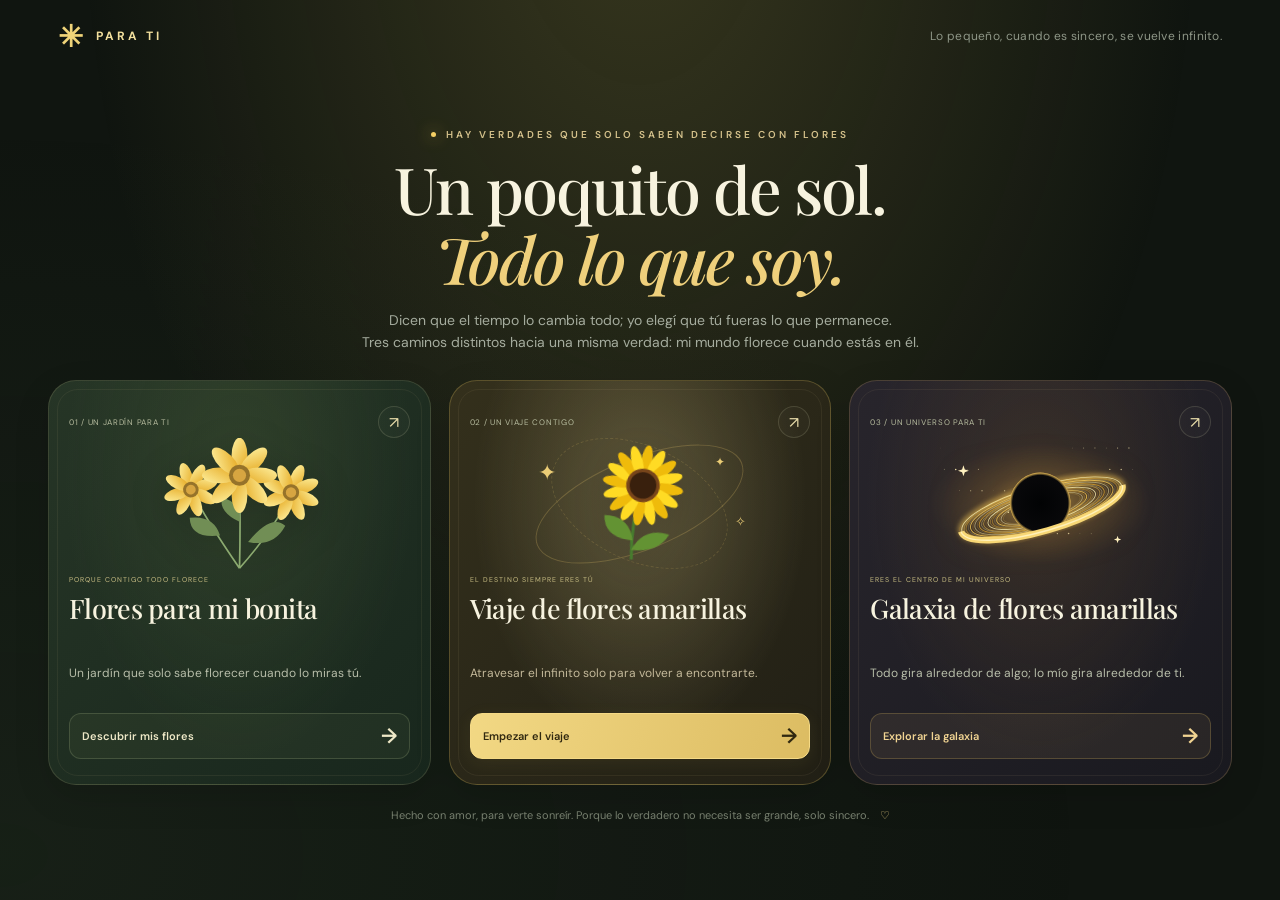
<file: index.html>
<!doctype html>
<html lang="es">
<head>
  <meta charset="utf-8">
  <meta name="viewport" content="width=device-width, initial-scale=1">
  <meta name="theme-color" content="#10130f">
  <title>Flores para ti</title>
  <link rel="stylesheet" href="portada.css">
</head>
<body>
  <div class="ambient" aria-hidden="true"></div>
  <header><a class="brand" href="./"><span>✳</span> PARA TI</a><span class="header-note">Lo pequeño, cuando es sincero, se vuelve infinito.</span></header>
  <main>
    <p class="eyebrow"><span></span> HAY VERDADES QUE SOLO SABEN DECIRSE CON FLORES</p>
    <h1>Un poquito de sol.<br><em>Todo lo que soy.</em></h1>
    <p class="intro">Dicen que el tiempo lo cambia todo; yo elegí que tú fueras lo que permanece.<br>Tres caminos distintos hacia una misma verdad: mi mundo florece cuando estás en él.</p>
    <div class="choices">
      <a class="card garden" href="flores-amarillas-tres-main/flower.html?v=home-3">
        <div class="card-top"><span class="tag">01 / UN JARDÍN PARA TI</span><span class="round-arrow" aria-hidden="true">↗</span></div>
        <div class="art bouquet" aria-hidden="true"><img src="ramo-portada.svg" alt="" width="400" height="230"></div>
        <div class="card-copy"><p class="kicker">PORQUE CONTIGO TODO FLORECE</p><h2>Flores para mi bonita</h2><p>Un jardín que solo sabe florecer cuando lo miras tú.</p><span class="cta">Descubrir mis flores <span aria-hidden="true">→</span></span></div>
      </a>
      <a class="card journey" href="viaje-de-flores-amarillas/">
        <div class="card-top"><span class="tag">02 / UN VIAJE CONTIGO</span><span class="round-arrow" aria-hidden="true">↗</span></div>
        <div class="art orbit" aria-hidden="true"><i></i><i></i><img src="viaje-de-flores-amarillas/girasol.svg" alt="" width="200" height="290"><b>✦</b><b>✧</b><b>✦</b></div>
        <div class="card-copy"><p class="kicker">EL DESTINO SIEMPRE ERES TÚ</p><h2>Viaje de flores amarillas</h2><p>Atravesar el infinito solo para volver a encontrarte.</p><span class="cta">Empezar el viaje <span aria-hidden="true">→</span></span></div>
      </a>
      <a class="card galaxy" href="galaxia-de-flores-amarillas/">
        <div class="card-top"><span class="tag">03 / UN UNIVERSO PARA TI</span><span class="round-arrow" aria-hidden="true">↗</span></div>
        <div class="art galaxy-art" aria-hidden="true"><img src="galaxia-de-flores-amarillas/portada.svg" alt="" width="500" height="290"></div>
        <div class="card-copy"><p class="kicker">ERES EL CENTRO DE MI UNIVERSO</p><h2>Galaxia de flores amarillas</h2><p>Todo gira alrededor de algo; lo mío gira alrededor de ti.</p><span class="cta">Explorar la galaxia <span aria-hidden="true">→</span></span></div>
      </a>
    </div>
    <footer>Hecho con amor, para verte sonreír. Porque lo verdadero no necesita ser grande, solo sincero. <span>♡</span></footer>
  </main>
</body>
</html>
</file>
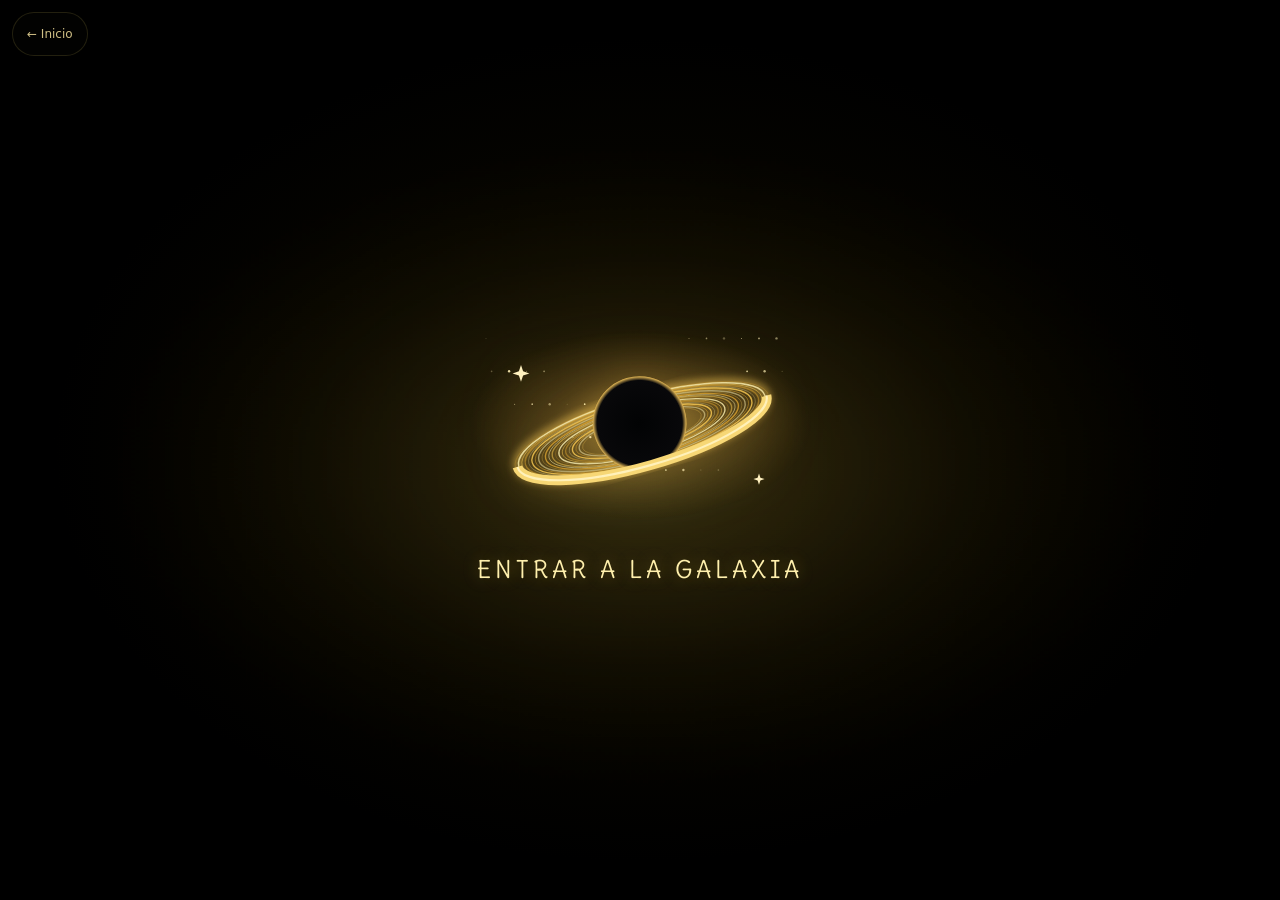
<file: galaxia-de-flores-amarillas/index.html>
<!doctype html>
<html lang="es">
<head><meta charset="utf-8"><meta name="viewport" content="width=device-width,initial-scale=1"><meta name="theme-color" content="#050604"><title>Galaxia de flores amarillas</title><link rel="stylesheet" href="../viaje-de-flores-amarillas/viaje.css?v=2026-09-21b"><link rel="stylesheet" href="galaxia.css?v=2026-09-21b"></head>
<body data-scene="galaxy">
  <canvas id="universe" aria-hidden="true"></canvas>
  <nav><a href="../index.html">← Inicio</a><button id="sound" aria-label="Activar música" hidden>Música: apagada</button></nav>
  <main id="welcome"><p class="eyebrow">UN UNIVERSO HECHO PARA TI</p><span class="sunflower" aria-hidden="true">🌻</span><h1>Viaje de flores<br><em>amarillas</em></h1><p>Hay mil formas de decir te quiero.<br>Esta es la que gira, como todo lo mío, alrededor de ti.</p><button id="start">Entrar a la galaxia <span aria-hidden="true">→</span></button><a class="other" href="../flores-amarillas-tres-main/flower.html">O descubrir tus flores</a></main>
  <h1 id="galaxy-title" hidden>Feliz Día de las Flores Amarillas</h1><div id="controls" hidden><p>Entre infinitas estrellas, mi mirada solo sabe encontrar la tuya.</p><div class="camera-tools" role="group" aria-label="Controles de cámara"><button id="zoom-out" aria-label="Alejar cámara">−</button><output id="zoom-value" aria-live="polite">100%</output><button id="zoom-in" aria-label="Acercar cámara">+</button><button id="reset-camera">Centrar vista</button><button id="pause">Pausar galaxia</button></div><small class="camera-hint">Arrastra para explorar · Rueda o pellizco para acercar</small></div>
  <audio id="music" loop preload="none" src="../musica/flores-amarillas.mp3"></audio>
  <script src="../viaje-de-flores-amarillas/viaje.js?v=2026-09-21b"></script>
</body></html>
</file>
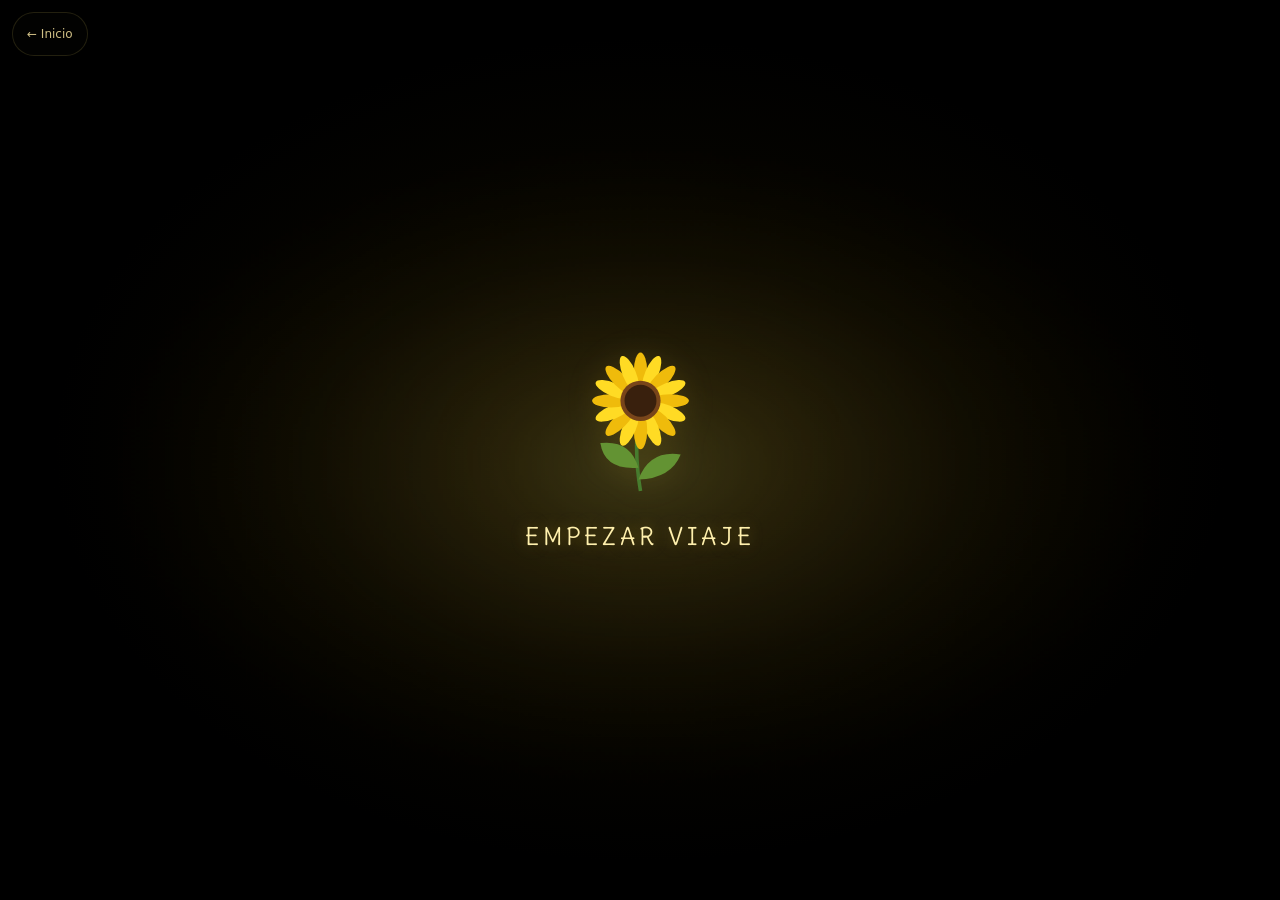
<file: viaje-de-flores-amarillas/index.html>
<!doctype html>
<html lang="es">
<head><meta charset="utf-8"><meta name="viewport" content="width=device-width,initial-scale=1"><meta name="theme-color" content="#050604"><title>Viaje de flores amarillas</title><link rel="stylesheet" href="viaje.css?v=2026-09-21b"></head>
<body>
  <canvas id="universe" aria-hidden="true"></canvas>
  <nav><a href="../index.html">← Inicio</a><button id="sound" aria-label="Activar música" hidden>Música: apagada</button></nav>
  <main id="welcome"><p class="eyebrow">UN UNIVERSO HECHO PARA TI</p><span class="sunflower" aria-hidden="true">🌻</span><h1>Viaje de flores<br><em>amarillas</em></h1><p>Hay mil formas de decir te quiero.<br>Esta es la que atraviesa el universo para llegar a ti.</p><button id="start">Empezar viaje <span aria-hidden="true">→</span></button><a class="other" href="../flores-amarillas-tres-main/flower.html">O descubrir tus flores</a></main>
  <div id="controls" hidden><p>Entre infinitas estrellas, mi mirada solo sabe encontrar la tuya.</p><button id="pause">Pausar viaje</button></div>
  <audio id="music" loop preload="none" src="../musica/yellow.mp3"></audio>
  <script src="viaje.js?v=2026-09-21b"></script>
</body></html>
</file>
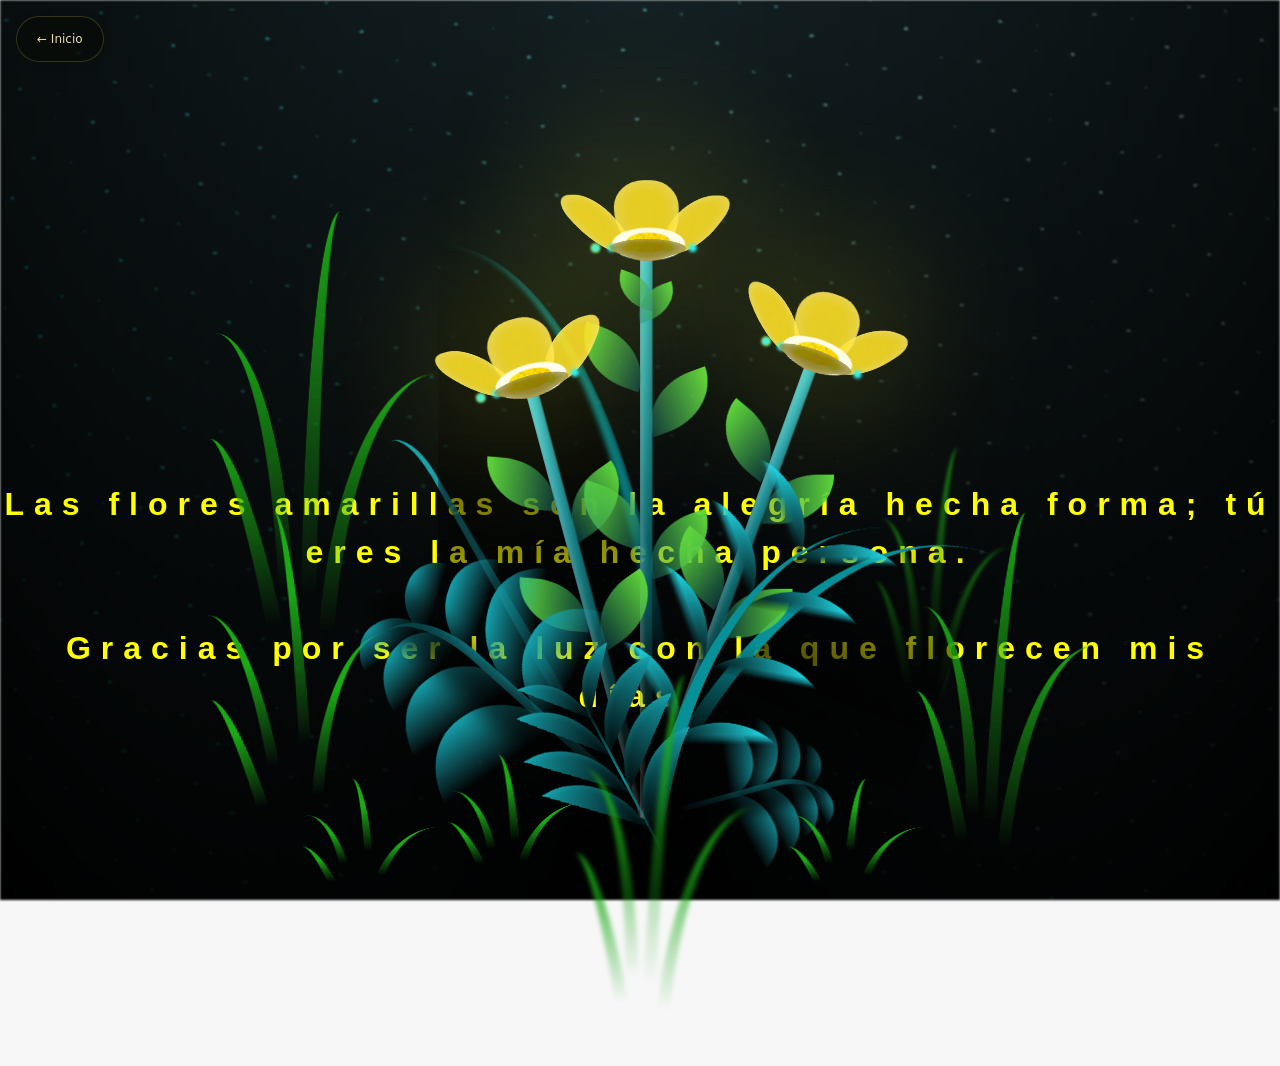
<file: flores-amarillas-tres-main/flower.html>
<!DOCTYPE html>
<html lang="es">
  <head>
    <meta charset="UTF-8" />
    <meta http-equiv="X-UA-Compatible" content="IE=edge" />
    <meta name="viewport" content="width=device-width, initial-scale=1.0" />
    <link rel="stylesheet" href="css/main.css?v=home-3" />
    <link rel="icon" href="img/flowers.png" type="image/x-icon" />
    <title>Flores para mi bonita</title>
    <style>
      a.back-home{position:fixed;top:max(16px,env(safe-area-inset-top));left:max(16px,env(safe-area-inset-left));z-index:2147483647;display:inline-flex;visibility:visible;opacity:1;align-items:center;justify-content:center;min-height:46px;padding:11px 20px;border:1px solid #e5cc6235;border-radius:28px;background:#080c08b8;color:#e8d9ae;font:400 12px system-ui,sans-serif;text-decoration:none;box-shadow:0 2px 10px #0002;pointer-events:auto}
      a.back-home:hover{background:#20271bcc;color:#f2dfad}a.back-home:focus-visible{outline:3px solid white;outline-offset:4px}
    </style>
  </head>
  <body class="container">
    <a class="back-home" href="../index.html" aria-label="Volver al inicio">← Inicio</a>
    <audio src="sound/flowers.mp3" autoplay></audio>
    <div id="lyrics">
     
    </div>
    <h1 class="titulo">Las flores amarillas son la alegría hecha forma; tú eres la mía hecha persona. <br> <br>
      Gracias por ser la luz con la que florecen mis días.</h1>
  
    <div class="night"></div>
    <div class="flowers">
      <div class="flower flower--1">
        <div class="flower__leafs flower__leafs--1">
          <div class="flower__leaf flower__leaf--1"></div>
          <div class="flower__leaf flower__leaf--2"></div>
          <div class="flower__leaf flower__leaf--3"></div>
          <div class="flower__leaf flower__leaf--4"></div>
          <div class="flower__white-circle"></div>

          <div class="flower__light flower__light--1"></div>
          <div class="flower__light flower__light--2"></div>
          <div class="flower__light flower__light--3"></div>
          <div class="flower__light flower__light--4"></div>
          <div class="flower__light flower__light--5"></div>
          <div class="flower__light flower__light--6"></div>
          <div class="flower__light flower__light--7"></div>
          <div class="flower__light flower__light--8"></div>
        </div>
        <div class="flower__line">
          <div class="flower__line__leaf flower__line__leaf--1"></div>
          <div class="flower__line__leaf flower__line__leaf--2"></div>
          <div class="flower__line__leaf flower__line__leaf--3"></div>
          <div class="flower__line__leaf flower__line__leaf--4"></div>
          <div class="flower__line__leaf flower__line__leaf--5"></div>
          <div class="flower__line__leaf flower__line__leaf--6"></div>
        </div>
      </div>

      <div class="flower flower--2">
        <div class="flower__leafs flower__leafs--2">
          <div class="flower__leaf flower__leaf--1"></div>
          <div class="flower__leaf flower__leaf--2"></div>
          <div class="flower__leaf flower__leaf--3"></div>
          <div class="flower__leaf flower__leaf--4"></div>
          <div class="flower__white-circle"></div>

          <div class="flower__light flower__light--1"></div>
          <div class="flower__light flower__light--2"></div>
          <div class="flower__light flower__light--3"></div>
          <div class="flower__light flower__light--4"></div>
          <div class="flower__light flower__light--5"></div>
          <div class="flower__light flower__light--6"></div>
          <div class="flower__light flower__light--7"></div>
          <div class="flower__light flower__light--8"></div>
        </div>
        <div class="flower__line">
          <div class="flower__line__leaf flower__line__leaf--1"></div>
          <div class="flower__line__leaf flower__line__leaf--2"></div>
          <div class="flower__line__leaf flower__line__leaf--3"></div>
          <div class="flower__line__leaf flower__line__leaf--4"></div>
        </div>
      </div>

      <div class="flower flower--3">
        <div class="flower__leafs flower__leafs--3">
          <div class="flower__leaf flower__leaf--1"></div>
          <div class="flower__leaf flower__leaf--2"></div>
          <div class="flower__leaf flower__leaf--3"></div>
          <div class="flower__leaf flower__leaf--4"></div>
          <div class="flower__white-circle"></div>

          <div class="flower__light flower__light--1"></div>
          <div class="flower__light flower__light--2"></div>
          <div class="flower__light flower__light--3"></div>
          <div class="flower__light flower__light--4"></div>
          <div class="flower__light flower__light--5"></div>
          <div class="flower__light flower__light--6"></div>
          <div class="flower__light flower__light--7"></div>
          <div class="flower__light flower__light--8"></div>
        </div>
        <div class="flower__line">
          <div class="flower__line__leaf flower__line__leaf--1"></div>
          <div class="flower__line__leaf flower__line__leaf--2"></div>
          <div class="flower__line__leaf flower__line__leaf--3"></div>
          <div class="flower__line__leaf flower__line__leaf--4"></div>
        </div>
      </div>

      <div class="grow-ans" style="--d: 1.2s">
        <div class="flower__g-long">
          <div class="flower__g-long__top"></div>
          <div class="flower__g-long__bottom"></div>
        </div>
      </div>

      <div class="growing-grass">
        <div class="flower__grass flower__grass--1">
          <div class="flower__grass--top"></div>
          <div class="flower__grass--bottom"></div>
          <div class="flower__grass__leaf flower__grass__leaf--1"></div>
          <div class="flower__grass__leaf flower__grass__leaf--2"></div>
          <div class="flower__grass__leaf flower__grass__leaf--3"></div>
          <div class="flower__grass__leaf flower__grass__leaf--4"></div>
          <div class="flower__grass__leaf flower__grass__leaf--5"></div>
          <div class="flower__grass__leaf flower__grass__leaf--6"></div>
          <div class="flower__grass__leaf flower__grass__leaf--7"></div>
          <div class="flower__grass__leaf flower__grass__leaf--8"></div>
          <div class="flower__grass__overlay"></div>
        </div>
      </div>

      <div class="growing-grass">
        <div class="flower__grass flower__grass--2">
          <div class="flower__grass--top"></div>
          <div class="flower__grass--bottom"></div>
          <div class="flower__grass__leaf flower__grass__leaf--1"></div>
          <div class="flower__grass__leaf flower__grass__leaf--2"></div>
          <div class="flower__grass__leaf flower__grass__leaf--3"></div>
          <div class="flower__grass__leaf flower__grass__leaf--4"></div>
          <div class="flower__grass__leaf flower__grass__leaf--5"></div>
          <div class="flower__grass__leaf flower__grass__leaf--6"></div>
          <div class="flower__grass__leaf flower__grass__leaf--7"></div>
          <div class="flower__grass__leaf flower__grass__leaf--8"></div>
          <div class="flower__grass__overlay"></div>
        </div>
      </div>

      <div class="grow-ans" style="--d: 2.4s">
        <div class="flower__g-right flower__g-right--1">
          <div class="leaf"></div>
        </div>
      </div>

      <div class="grow-ans" style="--d: 2.8s">
        <div class="flower__g-right flower__g-right--2">
          <div class="leaf"></div>
        </div>
      </div>

      <div class="grow-ans" style="--d: 2.8s">
        <div class="flower__g-front">
          <div
            class="flower__g-front__leaf-wrapper flower__g-front__leaf-wrapper--1"
          >
            <div class="flower__g-front__leaf"></div>
          </div>
          <div
            class="flower__g-front__leaf-wrapper flower__g-front__leaf-wrapper--2"
          >
            <div class="flower__g-front__leaf"></div>
          </div>
          <div
            class="flower__g-front__leaf-wrapper flower__g-front__leaf-wrapper--3"
          >
            <div class="flower__g-front__leaf"></div>
          </div>
          <div
            class="flower__g-front__leaf-wrapper flower__g-front__leaf-wrapper--4"
          >
            <div class="flower__g-front__leaf"></div>
          </div>
          <div
            class="flower__g-front__leaf-wrapper flower__g-front__leaf-wrapper--5"
          >
            <div class="flower__g-front__leaf"></div>
          </div>
          <div
            class="flower__g-front__leaf-wrapper flower__g-front__leaf-wrapper--6"
          >
            <div class="flower__g-front__leaf"></div>
          </div>
          <div
            class="flower__g-front__leaf-wrapper flower__g-front__leaf-wrapper--7"
          >
            <div class="flower__g-front__leaf"></div>
          </div>
          <div
            class="flower__g-front__leaf-wrapper flower__g-front__leaf-wrapper--8"
          >
            <div class="flower__g-front__leaf"></div>
          </div>
          <div class="flower__g-front__line"></div>
        </div>
      </div>

      <div class="grow-ans" style="--d: 3.2s">
        <div class="flower__g-fr">
          <div class="leaf"></div>
          <div class="flower__g-fr__leaf flower__g-fr__leaf--1"></div>
          <div class="flower__g-fr__leaf flower__g-fr__leaf--2"></div>
          <div class="flower__g-fr__leaf flower__g-fr__leaf--3"></div>
          <div class="flower__g-fr__leaf flower__g-fr__leaf--4"></div>
          <div class="flower__g-fr__leaf flower__g-fr__leaf--5"></div>
          <div class="flower__g-fr__leaf flower__g-fr__leaf--6"></div>
          <div class="flower__g-fr__leaf flower__g-fr__leaf--7"></div>
          <div class="flower__g-fr__leaf flower__g-fr__leaf--8"></div>
        </div>
      </div>

      <div class="long-g long-g--0">
        <div class="grow-ans" style="--d: 3s">
          <div class="leaf leaf--0"></div>
        </div>
        <div class="grow-ans" style="--d: 2.2s">
          <div class="leaf leaf--1"></div>
        </div>
        <div class="grow-ans" style="--d: 3.4s">
          <div class="leaf leaf--2"></div>
        </div>
        <div class="grow-ans" style="--d: 3.6s">
          <div class="leaf leaf--3"></div>
        </div>
      </div>

      <div class="long-g long-g--1">
        <div class="grow-ans" style="--d: 3.6s">
          <div class="leaf leaf--0"></div>
        </div>
        <div class="grow-ans" style="--d: 3.8s">
          <div class="leaf leaf--1"></div>
        </div>
        <div class="grow-ans" style="--d: 4s">
          <div class="leaf leaf--2"></div>
        </div>
        <div class="grow-ans" style="--d: 4.2s">
          <div class="leaf leaf--3"></div>
        </div>
      </div>

      <div class="long-g long-g--2">
        <div class="grow-ans" style="--d: 4s">
          <div class="leaf leaf--0"></div>
        </div>
        <div class="grow-ans" style="--d: 4.2s">
          <div class="leaf leaf--1"></div>
        </div>
        <div class="grow-ans" style="--d: 4.4s">
          <div class="leaf leaf--2"></div>
        </div>
        <div class="grow-ans" style="--d: 4.6s">
          <div class="leaf leaf--3"></div>
        </div>
      </div>

      <div class="long-g long-g--3">
        <div class="grow-ans" style="--d: 4s">
          <div class="leaf leaf--0"></div>
        </div>
        <div class="grow-ans" style="--d: 4.2s">
          <div class="leaf leaf--1"></div>
        </div>
        <div class="grow-ans" style="--d: 3s">
          <div class="leaf leaf--2"></div>
        </div>
        <div class="grow-ans" style="--d: 3.6s">
          <div class="leaf leaf--3"></div>
        </div>
      </div>

      <div class="long-g long-g--4">
        <div class="grow-ans" style="--d: 4s">
          <div class="leaf leaf--0"></div>
        </div>
        <div class="grow-ans" style="--d: 4.2s">
          <div class="leaf leaf--1"></div>
        </div>
        <div class="grow-ans" style="--d: 3s">
          <div class="leaf leaf--2"></div>
        </div>
        <div class="grow-ans" style="--d: 3.6s">
          <div class="leaf leaf--3"></div>
        </div>
      </div>

      <div class="long-g long-g--5">
        <div class="grow-ans" style="--d: 4s">
          <div class="leaf leaf--0"></div>
        </div>
        <div class="grow-ans" style="--d: 4.2s">
          <div class="leaf leaf--1"></div>
        </div>
        <div class="grow-ans" style="--d: 3s">
          <div class="leaf leaf--2"></div>
        </div>
        <div class="grow-ans" style="--d: 3.6s">
          <div class="leaf leaf--3"></div>
        </div>
      </div>

      <div class="long-g long-g--6">
        <div class="grow-ans" style="--d: 4.2s">
          <div class="leaf leaf--0"></div>
        </div>
        <div class="grow-ans" style="--d: 4.4s">
          <div class="leaf leaf--1"></div>
        </div>
        <div class="grow-ans" style="--d: 4.6s">
          <div class="leaf leaf--2"></div>
        </div>
        <div class="grow-ans" style="--d: 4.8s">
          <div class="leaf leaf--3"></div>
        </div>
      </div>

      <div class="long-g long-g--7">
        <div class="grow-ans" style="--d: 3s">
          <div class="leaf leaf--0"></div>
        </div>
        <div class="grow-ans" style="--d: 3.2s">
          <div class="leaf leaf--1"></div>
        </div>
        <div class="grow-ans" style="--d: 3.5s">
          <div class="leaf leaf--2"></div>
        </div>
        <div class="grow-ans" style="--d: 3.6s">
          <div class="leaf leaf--3"></div>
        </div>
      </div>
    </div>
    <script src="anim.js"></script>
    <script src="main.js"></script>
  </body>
</html>
</file>
<file: portada.css>
@import url('https://fonts.googleapis.com/css2?family=DM+Sans:wght@400;500;600;700&family=Playfair+Display:ital,wght@0,500;0,600;1,500&display=swap');
:root{color-scheme:dark;font-family:'DM Sans',sans-serif;color:#f7f3df;background:#10130f}*{box-sizing:border-box}body{margin:0;min-height:100svh}.ambient{position:fixed;inset:0;z-index:-1;background:radial-gradient(ellipse at 50% 10%,#69612621,transparent 55%),radial-gradient(ellipse at 5% 90%,#243f292d,transparent 50%);pointer-events:none}header{max-width:1240px;margin:auto;padding:30px 38px;display:flex;align-items:center;justify-content:space-between}.brand{color:#f2df9d;text-decoration:none;letter-spacing:3px;font-size:12px;font-weight:700;display:flex;align-items:center;gap:10px}.brand span{font-size:30px}.header-note{font-size:12px;color:#8e9687}main{max-width:1030px;margin:42px auto 0;padding:0 28px;text-align:center}.eyebrow{font-size:10px;font-weight:600;letter-spacing:3px;color:#c5c79c;display:flex;gap:10px;align-items:center;justify-content:center}.eyebrow span{width:5px;height:5px;border-radius:50%;background:#f5cf64;box-shadow:0 0 15px #e3b745}h1{font-family:'Playfair Display',Georgia,serif;font-size:clamp(42px,5.5vw,66px);font-weight:500;line-height:1.12;letter-spacing:-2px;margin:23px 0}h1 em{color:#efd07c}.intro{color:#a5ac9e;font-size:14px;line-height:1.8}.choices{display:grid;grid-template-columns:1fr 1fr;gap:24px;margin-top:42px}.card{position:relative;overflow:hidden;text-align:left;text-decoration:none;color:inherit;border:1px solid #e5d79c26;border-radius:24px;min-height:405px;padding:25px 30px;background:#1a231a;transition:transform .3s,border-color .3s,box-shadow .3s}.garden{background:radial-gradient(ellipse at 50% 30%,#44513555,transparent 65%),#1a231a}.journey{background:radial-gradient(ellipse at 55% 28%,#73602b40,transparent 65%),#23221a}.card:hover{transform:translateY(-7px);border-color:#e8c97588;box-shadow:0 20px 50px #0004}.card:focus-visible{outline:3px solid #f4d781;outline-offset:5px}.card-top{display:flex;justify-content:space-between;align-items:center}.tag{font-size:9px;letter-spacing:1.5px;color:#b6bb9e}.round-arrow{border:1px solid #d0d0a82c;border-radius:50%;width:32px;height:32px;display:grid;place-items:center;color:#e8dca9}.art{height:158px;position:relative;display:flex;align-items:center;justify-content:center}.bouquet span{font-size:76px;filter:drop-shadow(0 12px 22px #e8c95220);z-index:1;transform:rotate(-20deg)}.bouquet span:nth-child(2){font-size:104px;margin:0 -24px;transform:translateY(-14px);z-index:2}.bouquet span:nth-child(3){transform:rotate(20deg)}.orbit span{font-size:97px;z-index:1;filter:drop-shadow(0 0 25px #f6c23d25)}.orbit i{position:absolute;width:250px;height:92px;border:1px solid #d4ba6030;border-radius:50%;transform:rotate(-22deg)}.orbit i:nth-child(2){transform:rotate(25deg);width:210px;height:115px}.orbit b{position:absolute;color:#ebcd76;font-size:22px;left:20%;top:15%;font-weight:400}.orbit b:nth-last-child(2){left:78%;top:57%;font-size:13px}.orbit b:last-child{left:72%;top:12%;font-size:12px}.kicker{font-size:8px!important;letter-spacing:2px;color:#c7bc83!important;margin:0 0 12px}h2{font-family:'Playfair Display',Georgia,serif;font-size:27px;font-weight:500;letter-spacing:-.7px;margin:0 0 10px}.card-copy>p{color:#a6ae9b;font-size:12px}.cta{margin-top:22px;display:flex;justify-content:space-between;align-items:center;font-size:12px;font-weight:600;border-top:1px solid #e5d79c20;padding-top:19px;color:#f0d68c}.cta span{font-size:21px}footer{color:#788170;font-size:11px;margin:32px 0 25px}footer span{color:#dac17b;margin-left:8px}@media(max-width:600px){header{padding:22px}.header-note{display:none}main{margin-top:25px;padding:0 20px}.eyebrow{font-size:8px;letter-spacing:1.8px}h1{letter-spacing:-1px}.choices{grid-template-columns:1fr;gap:18px;margin-top:30px}.card{min-height:365px;padding:22px 25px}.art{height:135px}h2{font-size:27px}}@media(prefers-reduced-motion:reduce){.card{transition:none}.card:hover{transform:none}}
/* Fit the desktop composition to the available viewport height. */
body{min-height:100svh;min-height:100dvh}
header{width:100%;flex-shrink:0}
.card{min-width:0}
@media(min-width:761px) and (min-height:520px){
 body{height:100dvh;display:flex;flex-direction:column}
 header{height:clamp(52px,8dvh,80px);padding:12px 38px;margin:0 auto}
 main{width:100%;flex:1;min-height:0;margin:0 auto;padding:0 28px;display:flex;flex-direction:column;align-items:stretch;justify-content:center}
 .eyebrow{margin:0 0 clamp(8px,1.5dvh,16px)}
 h1{font-size:clamp(35px,7.2dvh,66px);margin:0;line-height:1.08}
 .intro{font-size:clamp(12px,1.7dvh,14px);line-height:1.6;margin:clamp(8px,1.6dvh,16px) 0 0}
 .choices{flex:0 1 405px;min-height:0;margin-top:clamp(16px,3dvh,30px);gap:24px}
 .card{min-height:0;padding:clamp(16px,2.8dvh,25px) 26px;display:flex;flex-direction:column}
 .card-top,.card-copy{flex-shrink:0}
 .art{flex:1;min-height:40px;max-height:158px;height:auto}
 .bouquet span{font-size:clamp(40px,9dvh,76px)}
 .bouquet span:nth-child(2){font-size:clamp(55px,12dvh,104px);transform:translateY(-6px)}
 .orbit span{font-size:clamp(54px,11dvh,97px)}
 .orbit i{max-height:100%;width:65%}.orbit i:nth-child(2){max-height:100%;width:55%}
 .card-copy{margin-top:8px}
 .kicker{margin-bottom:8px}
 h2{font-size:clamp(22px,3.5dvh,27px);margin-bottom:6px}
 .card-copy>p:not(.kicker){margin:6px 0}
 .cta{margin-top:clamp(10px,1.8dvh,22px);padding-top:clamp(9px,1.7dvh,19px)}
 footer{margin:clamp(12px,2.5dvh,26px) 0;flex-shrink:0}
}
@media(min-width:761px) and (max-height:650px) and (min-height:520px){
 .intro br{display:none}.intro br::after{content:' '}
 .card{padding:14px 22px}.kicker{display:none}
 .art{max-height:110px}.bouquet span{font-size:45px}.bouquet span:nth-child(2){font-size:64px}.orbit span{font-size:62px}
}
@media(max-width:760px){
 header{padding:18px 22px}.header-note{display:none}
 main{margin:20px auto 0;padding:0 20px;max-width:560px}
 h1{font-size:clamp(34px,8vw,48px);letter-spacing:-1px}
 .eyebrow{font-size:8px;letter-spacing:1.5px}
 .choices{grid-template-columns:1fr;gap:16px;margin-top:26px}
 .card{min-height:0;padding:20px 24px}.art{height:115px}
 .bouquet span{font-size:58px}.bouquet span:nth-child(2){font-size:80px}.orbit span{font-size:78px}
 h2{font-size:clamp(23px,5.5vw,29px)}.tag{font-size:8px;letter-spacing:1px}
 .cta{min-height:44px;margin-top:15px;padding-top:12px}
 footer{line-height:1.6;margin:24px 0;padding-bottom:env(safe-area-inset-bottom)}
}
@media(min-width:761px) and (max-height:519px){
 header{padding:12px 28px}main{margin-top:8px}h1{font-size:34px;margin:10px 0}.choices{margin-top:20px}.card{min-height:280px;padding:18px}.art{height:85px}.bouquet span{font-size:45px}.bouquet span:nth-child(2){font-size:64px}.orbit span{font-size:62px}
}
/* Botanical artwork and distinct invitations for each experience. */
:root{background:#101510}
.ambient{background:radial-gradient(ellipse at 50% -15%,#ad9d4940,transparent 62%),radial-gradient(ellipse at 0% 95%,#46684322,transparent 60%)}
.brand span{color:#efd379}.header-note{letter-spacing:.3px}
.eyebrow{color:#d4c18b}
.card{border-radius:28px;isolation:isolate;box-shadow:0 12px 35px #00000020;transition:transform .35s,border-color .35s,box-shadow .35s}
.card::before{content:'';position:absolute;inset:8px;border:1px solid #e7d29812;border-radius:21px;pointer-events:none;z-index:-1}
.garden{background:radial-gradient(ellipse at 50% 24%,#72894b30,transparent 65%),linear-gradient(135deg,#263526,#18271d)}
.journey{background:radial-gradient(ellipse at 50% 30%,#f9e5a040,transparent 62%),linear-gradient(135deg,#34301c,#211f15);border-color:#bca45355}
.art img{height:100%;width:100%;object-fit:contain;filter:drop-shadow(0 8px 18px #0003);transition:transform .6s}
.bouquet img{max-width:300px}.orbit img{width:auto;max-width:115px;height:95%;transform:rotate(9deg);position:relative;z-index:1}
.orbit i{border-color:#d8b96345}.orbit i:nth-child(2){border-style:dashed;border-color:#d8b96330}
.card:hover .bouquet img{transform:translateY(-3px) rotate(-3deg)}.card:hover .orbit img{transform:rotate(0deg) scale(1.06)}
.card:hover{box-shadow:0 18px 42px #0004,0 0 35px #d5bd4810}
.round-arrow{background:#ffffff05;transition:background .25s,transform .25s}.card:hover .round-arrow{transform:rotate(45deg);background:#e8cf6c20}
.cta{border:1px solid #b6c39035;background:#99ac7410;padding:11px 17px;border-radius:12px;color:#eee8c7;min-height:44px}
.journey .cta{background:linear-gradient(110deg,#f2d884,#dcbc62);border-color:#f5da86;color:#302810;box-shadow:0 4px 18px #d6b94914}
.card-copy>p:not(.kicker){color:#b7bda9}.journey .card-copy>p:not(.kicker){color:#c4b99a}
@media(min-width:761px) and (min-height:520px){.art{min-height:35px}.cta{padding:8px 15px;min-height:42px}.card-copy{margin-top:5px}}
@media(max-width:760px){.art{height:130px}.card{padding:22px 24px}.cta{margin-top:16px}.orbit img{max-width:95px}}
@media(prefers-reduced-motion:reduce){.card,.art img,.round-arrow{transition:none}.card:hover .bouquet img,.card:hover .orbit img,.card:hover .round-arrow{transform:none}}
/* Three experiences, one desktop screen. */
main{max-width:1240px}
.choices{grid-template-columns:repeat(3,minmax(0,1fr));gap:18px}
.galaxy{background:radial-gradient(ellipse at 50% 30%,#8b65293a,transparent 65%),linear-gradient(135deg,#28252c,#19191f);border-color:#aa895a50}
.galaxy .cta{background:#e2c27214;border-color:#b7995350;color:#f1d492}
.galaxy-art .halo{position:absolute;width:210px;height:150px;background:radial-gradient(ellipse,#b9933766,transparent 67%)}
.galaxy-art .core{width:83px;height:83px;border-radius:50%;background:#08090b;box-shadow:0 0 20px #ecd55a45;z-index:1}
.galaxy-art .ring{position:absolute;width:200px;height:52px;border-radius:50%;border:10px solid #e9c357;box-shadow:0 0 10px #e9c35777,inset 0 0 8px #fff3b9;transform:rotate(-15deg);z-index:2}
.galaxy-art b{position:absolute;left:15%;top:15%;font-size:17px;color:#e5d292}.galaxy-art b:last-child{left:84%;top:60%;font-size:12px}
@media(min-width:761px){.card{padding-left:20px;padding-right:20px}.tag{font-size:8px;letter-spacing:.7px}.round-arrow{flex-shrink:0;margin-left:6px}h2{font-size:clamp(21px,2.1vw,27px);min-height:2.5em;line-height:1.2}.card-copy>p:not(.kicker){min-height:2.7em;line-height:1.4}.kicker{font-size:7px!important;letter-spacing:1px}.cta{font-size:11px;padding-left:12px;padding-right:12px}.choices{gap:18px}}
@media(min-width:761px) and (max-height:650px){.card-copy>p:not(.kicker){display:none}.art{min-height:20px}.galaxy-art .core{width:55px;height:55px}.galaxy-art .ring{width:140px;height:36px;border-width:7px}}
@media(max-width:760px){.choices{grid-template-columns:1fr}main{max-width:560px}}
.galaxy-art img{max-width:360px;object-fit:contain;filter:drop-shadow(0 0 15px #d5a43c20)}
.card:hover .galaxy-art img{transform:scale(1.05) rotate(-2deg)}
@media(prefers-reduced-motion:reduce){.card:hover .galaxy-art img{transform:none}}
</file>
<file: viaje-de-flores-amarillas/viaje.css>
@import url('https://fonts.googleapis.com/css2?family=Delius&display=swap');
*{box-sizing:border-box}body{margin:0;background:#000;color:#fff4bd;font-family:'Delius','Comic Sans MS',cursive;overflow:hidden}canvas{position:fixed;inset:0;width:100%;height:100%}nav{position:fixed;inset:18px 18px auto;display:flex;justify-content:space-between;z-index:3}nav a,nav button,#pause{border:1px solid #e5cc6225;background:#05050385;color:#cfbf85;border-radius:24px;padding:9px 14px;text-decoration:none;font:11px system-ui,sans-serif;cursor:pointer}main{position:relative;min-height:100svh;display:flex;flex-direction:column;align-items:center;justify-content:center;text-align:center;padding:70px 20px;background:radial-gradient(ellipse,#40330038,transparent 65%)}main .eyebrow,main h1,main>p,main>.sunflower,main .other{display:none}#start{display:flex;align-items:center;flex-direction:column;gap:22px;background:none;border:0;color:#fff0ad;font:24px 'Delius','Comic Sans MS',cursive;letter-spacing:4px;text-transform:uppercase;cursor:pointer;text-shadow:0 0 16px #c1a33170;padding:30px}#start::before{content:'';width:125px;height:150px;background:url('girasol.svg') center/contain no-repeat;filter:drop-shadow(0 0 15px #c9a52d25)}#start span{display:none}#controls{position:fixed;bottom:16px;left:20px;right:20px;text-align:center;pointer-events:none}#controls p{display:none}#pause{pointer-events:auto}.traveling nav,.traveling #controls{opacity:.3;transition:opacity .25s}.traveling nav:hover,.traveling nav:focus-within,.traveling #controls:hover,.traveling #controls:focus-within{opacity:1}button:focus-visible,a:focus-visible{outline:2px solid #ffe49b;outline-offset:5px}[hidden]{display:none!important}@media(prefers-reduced-motion:reduce){*{transition:none!important}}
/* Dynamic viewport and safe areas keep controls reachable on phones. */
html,body{width:100%;height:100%;overscroll-behavior:none}
main{min-height:100svh;height:100dvh;min-height:0;padding:64px 16px}
nav{inset:max(12px,env(safe-area-inset-top)) max(12px,env(safe-area-inset-right)) auto max(12px,env(safe-area-inset-left));gap:12px}
nav a,nav button,#pause{min-height:44px;display:inline-flex;align-items:center;justify-content:center;font-size:12px}
#controls{bottom:max(12px,env(safe-area-inset-bottom))}
#start{max-width:100%;font-size:clamp(17px,4vw,24px);letter-spacing:clamp(2px,.6vw,4px);padding:20px 12px;gap:clamp(12px,3dvh,22px)}
#start::before{width:clamp(75px,22vw,125px);height:clamp(90px,26dvh,150px)}
@media(pointer:coarse){.traveling nav,.traveling #controls{opacity:.72}}
@media(max-height:440px){#start{gap:10px;padding:8px;font-size:18px}#start::before{width:65px;height:85px}main{padding:55px 12px}}
</file>
<file: galaxia-de-flores-amarillas/galaxia.css>
#galaxy-title{position:fixed;top:max(72px,12vh);left:20px;right:20px;margin:0;text-align:center;font:400 clamp(20px,3.4vw,42px) 'Delius',cursive;color:#fff5a8;text-shadow:0 0 10px #edce47,0 0 30px #c79420;pointer-events:none}#start::before{filter:drop-shadow(0 0 25px #ffdc59aa)}@media(max-width:600px){#galaxy-title{top:90px;font-size:23px}}@media(max-height:440px){#galaxy-title{top:65px;font-size:22px}}body[data-scene="galaxy"] canvas{touch-action:none;cursor:grab}body[data-scene="galaxy"] canvas.dragging{cursor:grabbing}
.camera-tools{display:flex;justify-content:center;align-items:center;gap:8px;pointer-events:auto;flex-wrap:wrap}
.camera-tools button{min-width:44px;min-height:44px;border:1px solid #e5cc6240;border-radius:24px;background:#080905c9;color:#f3dfa1;padding:10px 14px;cursor:pointer;font:12px system-ui,sans-serif}
#zoom-in,#zoom-out{font-size:22px;padding:5px 12px}#zoom-value{font:12px system-ui,sans-serif;color:#fff0b7;min-width:42px}
.camera-hint{display:block;margin-top:9px;font:11px system-ui,sans-serif;color:#cbbd8e;text-shadow:0 1px 5px #000}
.traveling #controls{opacity:.85}
@media(max-width:450px){.camera-tools{gap:5px}.camera-tools button{padding:8px 10px}.camera-hint{font-size:10px}#controls{left:8px;right:8px}}
@media(max-height:440px){.camera-hint{display:none}}
/* The galaxy entrance uses its own illustration, not the journey sunflower. */
#start::before{background-image:url('portada.svg');width:clamp(190px,38vw,350px);height:clamp(120px,29dvh,215px);filter:drop-shadow(0 0 20px #e3b54455)}
@media(max-height:440px){#start::before{width:170px;height:100px}}
</file>
<file: flores-amarillas-tres-main/css/main.css>
*,
*::after,
*::before {
  padding: 0;
  margin: 0;
  box-sizing: border-box;
}

:root {
  --dark-color: #000;
}

body {
  display: flex;
  align-items: flex-end;
  justify-content: center;
  min-height: 100vh;
  background-color: var(--dark-color);
  overflow: hidden;
  perspective: 1000px;
}

#lyrics {
  font-size: 28px;
  font-family: "Franklin Gothic Medium", "Arial Narrow", Arial, sans-serif;
  color: white;
  position: absolute;
  margin-bottom: 20%;
  z-index: 1;
  font-weight: bold;
  letter-spacing: 4px;
}
@media only screen and (max-width: 600px) {
  /* Estilos específicos para dispositivos con un ancho máximo de 600px */
  #lyrics {
      font-size: 14px; /* Reduce el tamaño del texto para dispositivos más pequeños */
      margin-bottom: 530px;
      letter-spacing: 3px;
  }

}
.titulo {
  margin-bottom: 180px;
  font-family: "Arial Narrow", Arial, sans-serif;
  color: yellow;
  position: absolute;
  font-weight: bold;
  letter-spacing: 10px;
  opacity: 0;
  animation: fadeIn 3s ease-in-out forwards;
  text-align: center;
}
@keyframes fadeIn {
  from {
    opacity: 0;
  }
  to {
    opacity: 1;
  }
}

.night {
  z-index: -1;
  position: absolute;
  left: 50%;
  top: 0;
  transform: translateX(-50%);
  width: 100%;
  height: 100%;
  filter: blur(0.1vmin);
  background-image: radial-gradient(
      ellipse at top,
      transparent 0%,
      var(--dark-color)
    ),
    radial-gradient(
      ellipse at bottom,
      var(--dark-color),
      rgba(145, 233, 255, 0.2)
    ),
    repeating-linear-gradient(
      220deg,
      rgb(0, 0, 0) 0px,
      rgb(0, 0, 0) 19px,
      transparent 19px,
      transparent 22px
    ),
    repeating-linear-gradient(
      189deg,
      rgb(0, 0, 0) 0px,
      rgb(0, 0, 0) 19px,
      transparent 19px,
      transparent 22px
    ),
    repeating-linear-gradient(
      148deg,
      rgb(0, 0, 0) 0px,
      rgb(0, 0, 0) 19px,
      transparent 19px,
      transparent 22px
    ),
    linear-gradient(90deg, rgb(0, 255, 250), rgb(240, 240, 240));
}

.flowers {
  position: relative;
  transform: scale(0.9);
  /*margin-bottom: 100px;
  */
}

@media only screen and (max-width: 600px) {
  /* Estilos específicos para dispositivos con un ancho máximo de 600px */
.flowers {
      font-size: 14px;
      margin-bottom: 35%;
      letter-spacing: 3px;
      transform: scale(1.0);
}

}

.flower {
  position: absolute;
  bottom: 10vmin;
  transform-origin: bottom center;
  z-index: 10;
  --fl-speed: 0.8s;
}
.flower--1 {
  -webkit-animation: moving-flower-1 4s linear infinite;
  animation: moving-flower-1 4s linear infinite;
}
.flower--1 .flower__line {
  height: 70vmin;
  -webkit-animation-delay: 0.3s;
  animation-delay: 0.3s;
}
.flower--1 .flower__line__leaf--1 {
  -webkit-animation: blooming-leaf-right var(--fl-speed) 1.6s backwards;
  animation: blooming-leaf-right var(--fl-speed) 1.6s backwards;
}
.flower--1 .flower__line__leaf--2 {
  -webkit-animation: blooming-leaf-right var(--fl-speed) 1.4s backwards;
  animation: blooming-leaf-right var(--fl-speed) 1.4s backwards;
}
.flower--1 .flower__line__leaf--3 {
  -webkit-animation: blooming-leaf-left var(--fl-speed) 1.2s backwards;
  animation: blooming-leaf-left var(--fl-speed) 1.2s backwards;
}
.flower--1 .flower__line__leaf--4 {
  -webkit-animation: blooming-leaf-left var(--fl-speed) 1s backwards;
  animation: blooming-leaf-left var(--fl-speed) 1s backwards;
}
.flower--1 .flower__line__leaf--5 {
  -webkit-animation: blooming-leaf-right var(--fl-speed) 1.8s backwards;
  animation: blooming-leaf-right var(--fl-speed) 1.8s backwards;
}
.flower--1 .flower__line__leaf--6 {
  -webkit-animation: blooming-leaf-left var(--fl-speed) 2s backwards;
  animation: blooming-leaf-left var(--fl-speed) 2s backwards;
}
.flower--2 {
  left: 50%;
  transform: rotate(20deg);
  -webkit-animation: moving-flower-2 4s linear infinite;
  animation: moving-flower-2 4s linear infinite;
}
.flower--2 .flower__line {
  height: 60vmin;
  -webkit-animation-delay: 0.6s;
  animation-delay: 0.6s;
}
.flower--2 .flower__line__leaf--1 {
  -webkit-animation: blooming-leaf-right var(--fl-speed) 1.9s backwards;
  animation: blooming-leaf-right var(--fl-speed) 1.9s backwards;
}
.flower--2 .flower__line__leaf--2 {
  -webkit-animation: blooming-leaf-right var(--fl-speed) 1.7s backwards;
  animation: blooming-leaf-right var(--fl-speed) 1.7s backwards;
}
.flower--2 .flower__line__leaf--3 {
  -webkit-animation: blooming-leaf-left var(--fl-speed) 1.5s backwards;
  animation: blooming-leaf-left var(--fl-speed) 1.5s backwards;
}
.flower--2 .flower__line__leaf--4 {
  -webkit-animation: blooming-leaf-left var(--fl-speed) 1.3s backwards;
  animation: blooming-leaf-left var(--fl-speed) 1.3s backwards;
}
.flower--3 {
  left: 50%;
  transform: rotate(-15deg);
  -webkit-animation: moving-flower-3 4s linear infinite;
  animation: moving-flower-3 4s linear infinite;
}
.flower--3 .flower__line {
  -webkit-animation-delay: 0.9s;
  animation-delay: 0.9s;
}
.flower--3 .flower__line__leaf--1 {
  -webkit-animation: blooming-leaf-right var(--fl-speed) 2.5s backwards;
  animation: blooming-leaf-right var(--fl-speed) 2.5s backwards;
}
.flower--3 .flower__line__leaf--2 {
  -webkit-animation: blooming-leaf-right var(--fl-speed) 2.3s backwards;
  animation: blooming-leaf-right var(--fl-speed) 2.3s backwards;
}
.flower--3 .flower__line__leaf--3 {
  -webkit-animation: blooming-leaf-left var(--fl-speed) 2.1s backwards;
  animation: blooming-leaf-left var(--fl-speed) 2.1s backwards;
}
.flower--3 .flower__line__leaf--4 {
  -webkit-animation: blooming-leaf-left var(--fl-speed) 1.9s backwards;
  animation: blooming-leaf-left var(--fl-speed) 1.9s backwards;
}
.flower__leafs {
  position: relative;
  -webkit-animation: blooming-flower 2s backwards;
  animation: blooming-flower 2s backwards;
}
.flower__leafs--1 {
  -webkit-animation-delay: 1.1s;
  animation-delay: 1.1s;
}
.flower__leafs--2 {
  -webkit-animation-delay: 1.4s;
  animation-delay: 1.4s;
}
.flower__leafs--3 {
  -webkit-animation-delay: 1.7s;
  animation-delay: 1.7s;
}
.flower__leafs::after {
  content: "";
  position: absolute;
  left: 0;
  top: 0;
  transform: translate(-50%, -100%);
  width: 8vmin;
  height: 8vmin;
  background-color: #f9fd25;
  /* background-color: #fd2525; */
  filter: blur(10vmin);
}
.flower__leaf {
  position: absolute;
  bottom: 0;
  left: 50%;
  width: 8vmin;
  height: 11vmin;
  border-radius: 51% 49% 47% 53%/44% 45% 55% 69%;
  background-color: #253bfd;
  background-color: #fddd25;
  transform-origin: bottom center;
  opacity: 0.9;
  box-shadow: inset 0 0 2vmin rgba(255, 255, 255, 0.5);
}
.flower__leaf--1 {
  transform: translate(-10%, 1%) rotateY(40deg) rotateX(-50deg);
}
.flower__leaf--2 {
  transform: translate(-50%, -4%) rotateX(40deg);
}
.flower__leaf--3 {
  transform: translate(-90%, 0%) rotateY(45deg) rotateX(50deg);
}
.flower__leaf--4 {
  width: 8vmin;
  height: 8vmin;
  transform-origin: bottom left;
  border-radius: 4vmin 10vmin 4vmin 4vmin;
  transform: translate(0%, 18%) rotateX(70deg) rotate(-43deg);
  background-color: #7c6901;
  z-index: 1;
  opacity: 0.8;
}
.flower__white-circle {
  position: absolute;
  left: -3.5vmin;
  top: -3vmin;
  width: 9vmin;
  height: 4vmin;
  border-radius: 50%;
  background-color: #fff;
}
.flower__white-circle::after {
  content: "";
  position: absolute;
  left: 50%;
  top: 45%;
  transform: translate(-50%, -50%);
  width: 60%;
  height: 60%;
  border-radius: inherit;
  background-image: repeating-linear-gradient(
      135deg,
      rgba(0, 0, 0, 0.03) 0px,
      rgba(0, 0, 0, 0.03) 1px,
      transparent 1px,
      transparent 12px
    ),
    repeating-linear-gradient(
      45deg,
      rgba(0, 0, 0, 0.03) 0px,
      rgba(0, 0, 0, 0.03) 1px,
      transparent 1px,
      transparent 12px
    ),
    repeating-linear-gradient(
      67.5deg,
      rgba(0, 0, 0, 0.03) 0px,
      rgba(0, 0, 0, 0.03) 1px,
      transparent 1px,
      transparent 12px
    ),
    repeating-linear-gradient(
      135deg,
      rgba(0, 0, 0, 0.03) 0px,
      rgba(0, 0, 0, 0.03) 1px,
      transparent 1px,
      transparent 12px
    ),
    repeating-linear-gradient(
      45deg,
      rgba(0, 0, 0, 0.03) 0px,
      rgba(0, 0, 0, 0.03) 1px,
      transparent 1px,
      transparent 12px
    ),
    repeating-linear-gradient(
      112.5deg,
      rgba(0, 0, 0, 0.03) 0px,
      rgba(0, 0, 0, 0.03) 1px,
      transparent 1px,
      transparent 12px
    ),
    repeating-linear-gradient(
      112.5deg,
      rgba(0, 0, 0, 0.03) 0px,
      rgba(0, 0, 0, 0.03) 1px,
      transparent 1px,
      transparent 12px
    ),
    repeating-linear-gradient(
      45deg,
      rgba(0, 0, 0, 0.03) 0px,
      rgba(0, 0, 0, 0.03) 1px,
      transparent 1px,
      transparent 12px
    ),
    repeating-linear-gradient(
      22.5deg,
      rgba(0, 0, 0, 0.03) 0px,
      rgba(0, 0, 0, 0.03) 1px,
      transparent 1px,
      transparent 12px
    ),
    repeating-linear-gradient(
      45deg,
      rgba(0, 0, 0, 0.03) 0px,
      rgba(0, 0, 0, 0.03) 1px,
      transparent 1px,
      transparent 12px
    ),
    repeating-linear-gradient(
      22.5deg,
      rgba(0, 0, 0, 0.03) 0px,
      rgba(0, 0, 0, 0.03) 1px,
      transparent 1px,
      transparent 12px
    ),
    repeating-linear-gradient(
      135deg,
      rgba(0, 0, 0, 0.03) 0px,
      rgba(0, 0, 0, 0.03) 1px,
      transparent 1px,
      transparent 12px
    ),
    repeating-linear-gradient(
      157.5deg,
      rgba(0, 0, 0, 0.03) 0px,
      rgba(0, 0, 0, 0.03) 1px,
      transparent 1px,
      transparent 12px
    ),
    repeating-linear-gradient(
      67.5deg,
      rgba(0, 0, 0, 0.03) 0px,
      rgba(0, 0, 0, 0.03) 1px,
      transparent 1px,
      transparent 12px
    ),
    repeating-linear-gradient(
      67.5deg,
      rgba(0, 0, 0, 0.03) 0px,
      rgba(0, 0, 0, 0.03) 1px,
      transparent 1px,
      transparent 12px
    ),
    linear-gradient(90deg, rgb(255, 235, 18), rgb(255, 206, 0));
}
.flower__line {
  height: 55vmin;
  width: 1.5vmin;
  background-image: linear-gradient(
      to left,
      rgba(0, 0, 0, 0.2),
      transparent,
      rgba(255, 255, 255, 0.2)
    ),
    linear-gradient(to top, transparent 10%, #14757a, #39c6d6);
  box-shadow: inset 0 0 2px rgba(0, 0, 0, 0.5);
  -webkit-animation: grow-flower-tree 4s backwards;
  animation: grow-flower-tree 4s backwards;
}
.flower__line__leaf {
  --w: 7vmin;
  --h: calc(var(--w) + 2vmin);
  position: absolute;
  top: 20%;
  left: 90%;
  width: var(--w);
  height: var(--h);
  border-top-right-radius: var(--h);
  border-bottom-left-radius: var(--h);
  background-image: linear-gradient(to top, rgba(20, 117, 122, 0.4), #5ed639);
}
.flower__line__leaf--1 {
  transform: rotate(70deg) rotateY(30deg);
}
.flower__line__leaf--2 {
  top: 45%;
  transform: rotate(70deg) rotateY(30deg);
}
.flower__line__leaf--3,
.flower__line__leaf--4,
.flower__line__leaf--6 {
  border-top-right-radius: 0;
  border-bottom-left-radius: 0;
  border-top-left-radius: var(--h);
  border-bottom-right-radius: var(--h);
  left: -460%;
  top: 12%;
  transform: rotate(-70deg) rotateY(30deg);
}
.flower__line__leaf--4 {
  top: 40%;
}
.flower__line__leaf--5 {
  top: 0;
  transform-origin: left;
  transform: rotate(70deg) rotateY(30deg) scale(0.6);
}
.flower__line__leaf--6 {
  top: -2%;
  left: -450%;
  transform-origin: right;
  transform: rotate(-70deg) rotateY(30deg) scale(0.6);
}
.flower__light {
  position: absolute;
  bottom: 0vmin;
  width: 1vmin;
  height: 1vmin;
  background-color: rgb(255, 251, 0);
  border-radius: 50%;
  filter: blur(0.2vmin);
  -webkit-animation: light-ans 4s linear infinite backwards;
  animation: light-ans 4s linear infinite backwards;
}
.flower__light:nth-child(odd) {
  background-color: #23f0ff;
}
.flower__light--1 {
  left: -2vmin;
  -webkit-animation-delay: 1s;
  animation-delay: 1s;
}
.flower__light--2 {
  left: 3vmin;
  -webkit-animation-delay: 0.5s;
  animation-delay: 0.5s;
}
.flower__light--3 {
  left: -6vmin;
  -webkit-animation-delay: 0.3s;
  animation-delay: 0.3s;
}
.flower__light--4 {
  left: 6vmin;
  -webkit-animation-delay: 0.9s;
  animation-delay: 0.9s;
}
.flower__light--5 {
  left: -1vmin;
  -webkit-animation-delay: 1.5s;
  animation-delay: 1.5s;
}
.flower__light--6 {
  left: -4vmin;
  -webkit-animation-delay: 3s;
  animation-delay: 3s;
}
.flower__light--7 {
  left: 3vmin;
  -webkit-animation-delay: 2s;
  animation-delay: 2s;
}
.flower__light--8 {
  left: -6vmin;
  -webkit-animation-delay: 3.5s;
  animation-delay: 3.5s;
}
.flower__grass {
  --c: #159faa;
  --line-w: 1.5vmin;
  position: absolute;
  bottom: 12vmin;
  left: -7vmin;
  display: flex;
  flex-direction: column;
  align-items: flex-end;
  z-index: 20;
  transform-origin: bottom center;
  transform: rotate(-48deg) rotateY(40deg);
}
.flower__grass--1 {
  -webkit-animation: moving-grass 2s linear infinite;
  animation: moving-grass 2s linear infinite;
}
.flower__grass--2 {
  left: 2vmin;
  bottom: 10vmin;
  transform: scale(0.5) rotate(75deg) rotateX(10deg) rotateY(-200deg);
  opacity: 0.8;
  z-index: 0;
  -webkit-animation: moving-grass--2 1.5s linear infinite;
  animation: moving-grass--2 1.5s linear infinite;
}
.flower__grass--top {
  width: 7vmin;
  height: 10vmin;
  border-top-right-radius: 100%;
  border-right: var(--line-w) solid var(--c);
  transform-origin: bottom center;
  transform: rotate(-2deg);
}
.flower__grass--bottom {
  margin-top: -2px;
  width: var(--line-w);
  height: 25vmin;
  background-image: linear-gradient(to top, transparent, var(--c));
}
.flower__grass__leaf {
  --size: 10vmin;
  position: absolute;
  width: calc(var(--size) * 2.1);
  height: var(--size);
  border-top-left-radius: var(--size);
  border-top-right-radius: var(--size);
  background-image: linear-gradient(
    to top,
    transparent,
    transparent 30%,
    var(--c)
  );
  z-index: 100;
}
.flower__grass__leaf--1 {
  top: -6%;
  left: 30%;
  --size: 6vmin;
  transform: rotate(-20deg);
  -webkit-animation: growing-grass-ans--1 2s 2.6s backwards;
  animation: growing-grass-ans--1 2s 2.6s backwards;
}
@-webkit-keyframes growing-grass-ans--1 {
  0% {
    transform-origin: bottom left;
    transform: rotate(-20deg) scale(0);
  }
}
@keyframes growing-grass-ans--1 {
  0% {
    transform-origin: bottom left;
    transform: rotate(-20deg) scale(0);
  }
}
.flower__grass__leaf--2 {
  top: -5%;
  left: -110%;
  --size: 6vmin;
  transform: rotate(10deg);
  -webkit-animation: growing-grass-ans--2 2s 2.4s linear backwards;
  animation: growing-grass-ans--2 2s 2.4s linear backwards;
}
@-webkit-keyframes growing-grass-ans--2 {
  0% {
    transform-origin: bottom right;
    transform: rotate(10deg) scale(0);
  }
}
@keyframes growing-grass-ans--2 {
  0% {
    transform-origin: bottom right;
    transform: rotate(10deg) scale(0);
  }
}
.flower__grass__leaf--3 {
  top: 5%;
  left: 60%;
  --size: 8vmin;
  transform: rotate(-18deg) rotateX(-20deg);
  -webkit-animation: growing-grass-ans--3 2s 2.2s linear backwards;
  animation: growing-grass-ans--3 2s 2.2s linear backwards;
}
@-webkit-keyframes growing-grass-ans--3 {
  0% {
    transform-origin: bottom left;
    transform: rotate(-18deg) rotateX(-20deg) scale(0);
  }
}
@keyframes growing-grass-ans--3 {
  0% {
    transform-origin: bottom left;
    transform: rotate(-18deg) rotateX(-20deg) scale(0);
  }
}
.flower__grass__leaf--4 {
  top: 6%;
  left: -135%;
  --size: 8vmin;
  transform: rotate(2deg);
  -webkit-animation: growing-grass-ans--4 2s 2s linear backwards;
  animation: growing-grass-ans--4 2s 2s linear backwards;
}
@-webkit-keyframes growing-grass-ans--4 {
  0% {
    transform-origin: bottom right;
    transform: rotate(2deg) scale(0);
  }
}
@keyframes growing-grass-ans--4 {
  0% {
    transform-origin: bottom right;
    transform: rotate(2deg) scale(0);
  }
}
.flower__grass__leaf--5 {
  top: 20%;
  left: 60%;
  --size: 10vmin;
  transform: rotate(-24deg) rotateX(-20deg);
  -webkit-animation: growing-grass-ans--5 2s 1.8s linear backwards;
  animation: growing-grass-ans--5 2s 1.8s linear backwards;
}
@-webkit-keyframes growing-grass-ans--5 {
  0% {
    transform-origin: bottom left;
    transform: rotate(-24deg) rotateX(-20deg) scale(0);
  }
}
@keyframes growing-grass-ans--5 {
  0% {
    transform-origin: bottom left;
    transform: rotate(-24deg) rotateX(-20deg) scale(0);
  }
}
.flower__grass__leaf--6 {
  top: 22%;
  left: -180%;
  --size: 10vmin;
  transform: rotate(10deg);
  -webkit-animation: growing-grass-ans--6 2s 1.6s linear backwards;
  animation: growing-grass-ans--6 2s 1.6s linear backwards;
}
@-webkit-keyframes growing-grass-ans--6 {
  0% {
    transform-origin: bottom right;
    transform: rotate(10deg) scale(0);
  }
}
@keyframes growing-grass-ans--6 {
  0% {
    transform-origin: bottom right;
    transform: rotate(10deg) scale(0);
  }
}
.flower__grass__leaf--7 {
  top: 39%;
  left: 70%;
  --size: 10vmin;
  transform: rotate(-10deg);
  -webkit-animation: growing-grass-ans--7 2s 1.4s linear backwards;
  animation: growing-grass-ans--7 2s 1.4s linear backwards;
}
@-webkit-keyframes growing-grass-ans--7 {
  0% {
    transform-origin: bottom left;
    transform: rotate(-10deg) scale(0);
  }
}
@keyframes growing-grass-ans--7 {
  0% {
    transform-origin: bottom left;
    transform: rotate(-10deg) scale(0);
  }
}
.flower__grass__leaf--8 {
  top: 40%;
  left: -215%;
  --size: 11vmin;
  transform: rotate(10deg);
  -webkit-animation: growing-grass-ans--8 2s 1.2s linear backwards;
  animation: growing-grass-ans--8 2s 1.2s linear backwards;
}
@-webkit-keyframes growing-grass-ans--8 {
  0% {
    transform-origin: bottom right;
    transform: rotate(10deg) scale(0);
  }
}
@keyframes growing-grass-ans--8 {
  0% {
    transform-origin: bottom right;
    transform: rotate(10deg) scale(0);
  }
}
.flower__grass__overlay {
  position: absolute;
  top: -10%;
  right: 0%;
  width: 100%;
  height: 100%;
  background-color: rgba(0, 0, 0, 0.6);
  filter: blur(1.5vmin);
  z-index: 100;
}
.flower__g-long {
  --w: 2vmin;
  --h: 6vmin;
  --c: #159faa;
  position: absolute;
  bottom: 10vmin;
  left: -3vmin;
  transform-origin: bottom center;
  transform: rotate(-30deg) rotateY(-20deg);
  display: flex;
  flex-direction: column;
  align-items: flex-end;
  -webkit-animation: flower-g-long-ans 3s linear infinite;
  animation: flower-g-long-ans 3s linear infinite;
}
@-webkit-keyframes flower-g-long-ans {
  0%,
  100% {
    transform: rotate(-30deg) rotateY(-20deg);
  }
  50% {
    transform: rotate(-32deg) rotateY(-20deg);
  }
}
@keyframes flower-g-long-ans {
  0%,
  100% {
    transform: rotate(-30deg) rotateY(-20deg);
  }
  50% {
    transform: rotate(-32deg) rotateY(-20deg);
  }
}
.flower__g-long__top {
  top: calc(var(--h) * -1);
  width: calc(var(--w) + 1vmin);
  height: var(--h);
  border-top-right-radius: 100%;
  border-right: 0.7vmin solid var(--c);
  transform: translate(-0.7vmin, 1vmin);
}
.flower__g-long__bottom {
  width: var(--w);
  height: 50vmin;
  transform-origin: bottom center;
  background-image: linear-gradient(to top, transparent 30%, var(--c));
  box-shadow: inset 0 0 2px rgba(0, 0, 0, 0.5);
  -webkit-clip-path: polygon(35% 0, 65% 1%, 100% 100%, 0% 100%);
  clip-path: polygon(35% 0, 65% 1%, 100% 100%, 0% 100%);
}
.flower__g-right {
  position: absolute;
  bottom: 6vmin;
  left: -2vmin;
  transform-origin: bottom left;
  transform: rotate(20deg);
}
.flower__g-right .leaf {
  width: 30vmin;
  height: 50vmin;
  border-top-left-radius: 100%;
  border-left: 2vmin solid #079097;
  background-image: linear-gradient(
    to bottom,
    transparent,
    var(--dark-color) 60%
  );
  -webkit-mask-image: linear-gradient(to top, transparent 30%, #079097 60%);
}
.flower__g-right--1 {
  -webkit-animation: flower-g-right-ans 2.5s linear infinite;
  animation: flower-g-right-ans 2.5s linear infinite;
}
.flower__g-right--2 {
  left: 5vmin;
  transform: rotateY(-180deg);
  -webkit-animation: flower-g-right-ans--2 3s linear infinite;
  animation: flower-g-right-ans--2 3s linear infinite;
}
.flower__g-right--2 .leaf {
  height: 75vmin;
  filter: blur(0.3vmin);
  opacity: 0.8;
}
@-webkit-keyframes flower-g-right-ans {
  0%,
  100% {
    transform: rotate(20deg);
  }
  50% {
    transform: rotate(24deg) rotateX(-20deg);
  }
}
@keyframes flower-g-right-ans {
  0%,
  100% {
    transform: rotate(20deg);
  }
  50% {
    transform: rotate(24deg) rotateX(-20deg);
  }
}
@-webkit-keyframes flower-g-right-ans--2 {
  0%,
  100% {
    transform: rotateY(-180deg) rotate(0deg) rotateX(-20deg);
  }
  50% {
    transform: rotateY(-180deg) rotate(6deg) rotateX(-20deg);
  }
}
@keyframes flower-g-right-ans--2 {
  0%,
  100% {
    transform: rotateY(-180deg) rotate(0deg) rotateX(-20deg);
  }
  50% {
    transform: rotateY(-180deg) rotate(6deg) rotateX(-20deg);
  }
}
.flower__g-front {
  position: absolute;
  bottom: 6vmin;
  left: 2.5vmin;
  z-index: 100;
  transform-origin: bottom center;
  transform: rotate(-28deg) rotateY(30deg) scale(1.04);
  -webkit-animation: flower__g-front-ans 2s linear infinite;
  animation: flower__g-front-ans 2s linear infinite;
}
@-webkit-keyframes flower__g-front-ans {
  0%,
  100% {
    transform: rotate(-28deg) rotateY(30deg) scale(1.04);
  }
  50% {
    transform: rotate(-35deg) rotateY(40deg) scale(1.04);
  }
}
@keyframes flower__g-front-ans {
  0%,
  100% {
    transform: rotate(-28deg) rotateY(30deg) scale(1.04);
  }
  50% {
    transform: rotate(-35deg) rotateY(40deg) scale(1.04);
  }
}
.flower__g-front__line {
  width: 0.3vmin;
  height: 20vmin;
  background-image: linear-gradient(
    to top,
    transparent,
    #079097,
    transparent 100%
  );
  position: relative;
}
.flower__g-front__leaf-wrapper {
  position: absolute;
  top: 0;
  left: 0;
  transform-origin: bottom left;
  transform: rotate(10deg);
}
.flower__g-front__leaf-wrapper:nth-child(even) {
  left: 0vmin;
  transform: rotateY(-180deg) rotate(5deg);
  -webkit-animation: flower__g-front__leaf-left-ans 1s ease-in backwards;
  animation: flower__g-front__leaf-left-ans 1s ease-in backwards;
}
.flower__g-front__leaf-wrapper:nth-child(odd) {
  -webkit-animation: flower__g-front__leaf-ans 1s ease-in backwards;
  animation: flower__g-front__leaf-ans 1s ease-in backwards;
}
.flower__g-front__leaf-wrapper--1 {
  top: -8vmin;
  transform: scale(0.7);
  -webkit-animation: flower__g-front__leaf-ans 1s 5.5s ease-in backwards !important;
  animation: flower__g-front__leaf-ans 1s 5.5s ease-in backwards !important;
}
.flower__g-front__leaf-wrapper--2 {
  top: -8vmin;
  transform: rotateY(-180deg) scale(0.7) !important;
  -webkit-animation: flower__g-front__leaf-left-ans-2 1s 4.6s ease-in backwards !important;
  animation: flower__g-front__leaf-left-ans-2 1s 4.6s ease-in backwards !important;
}
.flower__g-front__leaf-wrapper--3 {
  top: -3vmin;
  -webkit-animation: flower__g-front__leaf-ans 1s 4.6s ease-in backwards;
  animation: flower__g-front__leaf-ans 1s 4.6s ease-in backwards;
}
.flower__g-front__leaf-wrapper--4 {
  top: -3vmin;
  transform: rotateY(-180deg) scale(0.9) !important;
  -webkit-animation: flower__g-front__leaf-left-ans-2 1s 4.6s ease-in backwards !important;
  animation: flower__g-front__leaf-left-ans-2 1s 4.6s ease-in backwards !important;
}
@-webkit-keyframes flower__g-front__leaf-left-ans-2 {
  0% {
    transform: rotateY(-180deg) scale(0);
  }
}
@keyframes flower__g-front__leaf-left-ans-2 {
  0% {
    transform: rotateY(-180deg) scale(0);
  }
}
.flower__g-front__leaf-wrapper--5,
.flower__g-front__leaf-wrapper--6 {
  top: 2vmin;
}
.flower__g-front__leaf-wrapper--7,
.flower__g-front__leaf-wrapper--8 {
  top: 6.5vmin;
}
.flower__g-front__leaf-wrapper--2 {
  -webkit-animation-delay: 5.2s !important;
  animation-delay: 5.2s !important;
}
.flower__g-front__leaf-wrapper--3 {
  -webkit-animation-delay: 4.9s !important;
  animation-delay: 4.9s !important;
}
.flower__g-front__leaf-wrapper--5 {
  -webkit-animation-delay: 4.3s !important;
  animation-delay: 4.3s !important;
}
.flower__g-front__leaf-wrapper--6 {
  -webkit-animation-delay: 4.1s !important;
  animation-delay: 4.1s !important;
}
.flower__g-front__leaf-wrapper--7 {
  -webkit-animation-delay: 3.8s !important;
  animation-delay: 3.8s !important;
}
.flower__g-front__leaf-wrapper--8 {
  -webkit-animation-delay: 3.5s !important;
  animation-delay: 3.5s !important;
}
@-webkit-keyframes flower__g-front__leaf-ans {
  0% {
    transform: rotate(10deg) scale(0);
  }
}
@keyframes flower__g-front__leaf-ans {
  0% {
    transform: rotate(10deg) scale(0);
  }
}
@-webkit-keyframes flower__g-front__leaf-left-ans {
  0% {
    transform: rotateY(-180deg) rotate(5deg) scale(0);
  }
}
@keyframes flower__g-front__leaf-left-ans {
  0% {
    transform: rotateY(-180deg) rotate(5deg) scale(0);
  }
}
.flower__g-front__leaf {
  width: 10vmin;
  height: 10vmin;
  border-radius: 100% 0% 0% 100%/100% 100% 0% 0%;
  box-shadow: inset 0 2px 1vmin hsla(184deg, 97%, 58%, 0.2);
  background-image: linear-gradient(
      to bottom left,
      transparent,
      var(--dark-color)
    ),
    linear-gradient(to bottom right, #159faa 50%, transparent 50%, transparent);
  -webkit-mask-image: linear-gradient(
    to bottom right,
    #159faa 50%,
    transparent 50%,
    transparent
  );
  mask-image: linear-gradient(
    to bottom right,
    #159faa 50%,
    transparent 50%,
    transparent
  );
}
.flower__g-fr {
  position: absolute;
  bottom: -4vmin;
  left: vmin;
  transform-origin: bottom left;
  z-index: 10;
  -webkit-animation: flower__g-fr-ans 2s linear infinite;
  animation: flower__g-fr-ans 2s linear infinite;
}
@-webkit-keyframes flower__g-fr-ans {
  0%,
  100% {
    transform: rotate(2deg);
  }
  50% {
    transform: rotate(4deg);
  }
}
@keyframes flower__g-fr-ans {
  0%,
  100% {
    transform: rotate(2deg);
  }
  50% {
    transform: rotate(4deg);
  }
}
.flower__g-fr .leaf {
  width: 30vmin;
  height: 50vmin;
  border-top-left-radius: 100%;
  border-left: 2vmin solid #079097;
  -webkit-mask-image: linear-gradient(to top, transparent 25%, #079097 50%);
  position: relative;
  z-index: 1;
}
.flower__g-fr__leaf {
  position: absolute;
  top: 0;
  left: 0;
  width: 10vmin;
  height: 10vmin;
  border-radius: 100% 0% 0% 100%/100% 100% 0% 0%;
  box-shadow: inset 0 2px 1vmin hsla(184deg, 97%, 58%, 0.2);
  background-image: linear-gradient(
      to bottom left,
      transparent,
      var(--dark-color) 98%
    ),
    linear-gradient(to bottom right, #23f0ff 45%, transparent 50%, transparent);
  -webkit-mask-image: linear-gradient(
    135deg,
    #159faa 40%,
    transparent 50%,
    transparent
  );
}
.flower__g-fr__leaf--1 {
  left: 20vmin;
  transform: rotate(45deg);
  -webkit-animation: flower__g-fr-leaft-ans-1 0.5s 5.2s linear backwards;
  animation: flower__g-fr-leaft-ans-1 0.5s 5.2s linear backwards;
}
@-webkit-keyframes flower__g-fr-leaft-ans-1 {
  0% {
    transform-origin: left;
    transform: rotate(45deg) scale(0);
  }
}
@keyframes flower__g-fr-leaft-ans-1 {
  0% {
    transform-origin: left;
    transform: rotate(45deg) scale(0);
  }
}
.flower__g-fr__leaf--2 {
  left: 12vmin;
  top: -7vmin;
  transform: rotate(25deg) rotateY(-180deg);
  -webkit-animation: flower__g-fr-leaft-ans-6 0.5s 5s linear backwards;
  animation: flower__g-fr-leaft-ans-6 0.5s 5s linear backwards;
}
.flower__g-fr__leaf--3 {
  left: 15vmin;
  top: 6vmin;
  transform: rotate(55deg);
  -webkit-animation: flower__g-fr-leaft-ans-5 0.5s 4.8s linear backwards;
  animation: flower__g-fr-leaft-ans-5 0.5s 4.8s linear backwards;
}
.flower__g-fr__leaf--4 {
  left: 6vmin;
  top: -2vmin;
  transform: rotate(25deg) rotateY(-180deg);
  -webkit-animation: flower__g-fr-leaft-ans-6 0.5s 4.6s linear backwards;
  animation: flower__g-fr-leaft-ans-6 0.5s 4.6s linear backwards;
}
.flower__g-fr__leaf--5 {
  left: 10vmin;
  top: 14vmin;
  transform: rotate(55deg);
  -webkit-animation: flower__g-fr-leaft-ans-5 0.5s 4.4s linear backwards;
  animation: flower__g-fr-leaft-ans-5 0.5s 4.4s linear backwards;
}
@-webkit-keyframes flower__g-fr-leaft-ans-5 {
  0% {
    transform-origin: left;
    transform: rotate(55deg) scale(0);
  }
}
@keyframes flower__g-fr-leaft-ans-5 {
  0% {
    transform-origin: left;
    transform: rotate(55deg) scale(0);
  }
}
.flower__g-fr__leaf--6 {
  left: 0vmin;
  top: 6vmin;
  transform: rotate(25deg) rotateY(-180deg);
  -webkit-animation: flower__g-fr-leaft-ans-6 0.5s 4.2s linear backwards;
  animation: flower__g-fr-leaft-ans-6 0.5s 4.2s linear backwards;
}
@-webkit-keyframes flower__g-fr-leaft-ans-6 {
  0% {
    transform-origin: right;
    transform: rotate(25deg) rotateY(-180deg) scale(0);
  }
}
@keyframes flower__g-fr-leaft-ans-6 {
  0% {
    transform-origin: right;
    transform: rotate(25deg) rotateY(-180deg) scale(0);
  }
}
.flower__g-fr__leaf--7 {
  left: 5vmin;
  top: 22vmin;
  transform: rotate(45deg);
  -webkit-animation: flower__g-fr-leaft-ans-7 0.5s 4s linear backwards;
  animation: flower__g-fr-leaft-ans-7 0.5s 4s linear backwards;
}
@-webkit-keyframes flower__g-fr-leaft-ans-7 {
  0% {
    transform-origin: left;
    transform: rotate(45deg) scale(0);
  }
}
@keyframes flower__g-fr-leaft-ans-7 {
  0% {
    transform-origin: left;
    transform: rotate(45deg) scale(0);
  }
}
.flower__g-fr__leaf--8 {
  left: -4vmin;
  top: 15vmin;
  transform: rotate(15deg) rotateY(-180deg);
  -webkit-animation: flower__g-fr-leaft-ans-8 0.5s 3.8s linear backwards;
  animation: flower__g-fr-leaft-ans-8 0.5s 3.8s linear backwards;
}
@-webkit-keyframes flower__g-fr-leaft-ans-8 {
  0% {
    transform-origin: right;
    transform: rotate(15deg) rotateY(-180deg) scale(0);
  }
}
@keyframes flower__g-fr-leaft-ans-8 {
  0% {
    transform-origin: right;
    transform: rotate(15deg) rotateY(-180deg) scale(0);
  }
}

.long-g {
  position: absolute;
  bottom: 25vmin;
  left: -42vmin;
  transform-origin: bottom left;
}
.long-g--1 {
  bottom: 0vmin;
  transform: scale(0.8) rotate(-5deg);
}
.long-g--1 .leaf {
  -webkit-mask-image: linear-gradient(
    to top,
    transparent 40%,
    #079097 80%
  ) !important;
}
.long-g--1 .leaf--1 {
  --w: 5vmin;
  --h: 60vmin;
  left: -2vmin;
  transform: rotate(3deg) rotateY(-180deg);
}
.long-g--2,
.long-g--3 {
  bottom: -3vmin;
  left: -35vmin;
  transform-origin: center;
  transform: scale(0.6) rotateX(60deg);
}
.long-g--2 .leaf,
.long-g--3 .leaf {
  -webkit-mask-image: linear-gradient(
    to top,
    transparent 50%,
    #079097 80%
  ) !important;
}
.long-g--2 .leaf--1,
.long-g--3 .leaf--1 {
  left: -1vmin;
  transform: rotateY(-180deg);
}
.long-g--3 {
  left: -17vmin;
  bottom: 0vmin;
}
.long-g--3 .leaf {
  -webkit-mask-image: linear-gradient(
    to top,
    transparent 40%,
    #079097 80%
  ) !important;
}
.long-g--4 {
  left: 25vmin;
  bottom: -3vmin;
  transform-origin: center;
  transform: scale(0.6) rotateX(60deg);
}
.long-g--4 .leaf {
  -webkit-mask-image: linear-gradient(
    to top,
    transparent 50%,
    #079097 80%
  ) !important;
}
.long-g--5 {
  left: 42vmin;
  bottom: 0vmin;
  transform: scale(0.8) rotate(2deg);
}
.long-g--6 {
  left: 0vmin;
  bottom: -20vmin;
  z-index: 100;
  filter: blur(0.3vmin);
  transform: scale(0.8) rotate(2deg);
}
.long-g--7 {
  left: 35vmin;
  bottom: 20vmin;
  z-index: -1;
  filter: blur(0.3vmin);
  transform: scale(0.6) rotate(2deg);
  opacity: 0.7;
}
.long-g .leaf {
  --w: 15vmin;
  --h: 40vmin;
  --c: #1aaa15;
  position: absolute;
  bottom: 0;
  width: var(--w);
  height: var(--h);
  border-top-left-radius: 100%;
  border-left: 2vmin solid var(--c);
  -webkit-mask-image: linear-gradient(
    to top,
    transparent 20%,
    var(--dark-color)
  );
  transform-origin: bottom center;
}
.long-g .leaf--0 {
  left: 2vmin;
  -webkit-animation: leaf-ans-1 4s linear infinite;
  animation: leaf-ans-1 4s linear infinite;
}
.long-g .leaf--1 {
  --w: 5vmin;
  --h: 60vmin;
  -webkit-animation: leaf-ans-1 4s linear infinite;
  animation: leaf-ans-1 4s linear infinite;
}
.long-g .leaf--2 {
  --w: 10vmin;
  --h: 40vmin;
  left: -0.5vmin;
  bottom: 5vmin;
  transform-origin: bottom left;
  transform: rotateY(-180deg);
  -webkit-animation: leaf-ans-2 3s linear infinite;
  animation: leaf-ans-2 3s linear infinite;
}
.long-g .leaf--3 {
  --w: 5vmin;
  --h: 30vmin;
  left: -1vmin;
  bottom: 3.2vmin;
  transform-origin: bottom left;
  transform: rotate(-10deg) rotateY(-180deg);
  -webkit-animation: leaf-ans-3 3s linear infinite;
  animation: leaf-ans-3 3s linear infinite;
}

@-webkit-keyframes leaf-ans-1 {
  0%,
  100% {
    transform: rotate(-5deg) scale(1);
  }
  50% {
    transform: rotate(5deg) scale(1.1);
  }
}

@keyframes leaf-ans-1 {
  0%,
  100% {
    transform: rotate(-5deg) scale(1);
  }
  50% {
    transform: rotate(5deg) scale(1.1);
  }
}
@-webkit-keyframes leaf-ans-2 {
  0%,
  100% {
    transform: rotateY(-180deg) rotate(5deg);
  }
  50% {
    transform: rotateY(-180deg) rotate(0deg) scale(1.1);
  }
}
@keyframes leaf-ans-2 {
  0%,
  100% {
    transform: rotateY(-180deg) rotate(5deg);
  }
  50% {
    transform: rotateY(-180deg) rotate(0deg) scale(1.1);
  }
}
@-webkit-keyframes leaf-ans-3 {
  0%,
  100% {
    transform: rotate(-10deg) rotateY(-180deg);
  }
  50% {
    transform: rotate(-20deg) rotateY(-180deg);
  }
}
@keyframes leaf-ans-3 {
  0%,
  100% {
    transform: rotate(-10deg) rotateY(-180deg);
  }
  50% {
    transform: rotate(-20deg) rotateY(-180deg);
  }
}
.grow-ans {
  -webkit-animation: grow-ans 2s var(--d) backwards;
  animation: grow-ans 2s var(--d) backwards;
}

@-webkit-keyframes grow-ans {
  0% {
    transform: scale(0);
    opacity: 0;
  }
}

@keyframes grow-ans {
  0% {
    transform: scale(0);
    opacity: 0;
  }
}
@-webkit-keyframes light-ans {
  0% {
    opacity: 0;
    transform: translateY(0vmin);
  }
  25% {
    opacity: 1;
    transform: translateY(-5vmin) translateX(-2vmin);
  }
  50% {
    opacity: 1;
    transform: translateY(-15vmin) translateX(2vmin);
    filter: blur(0.2vmin);
  }
  75% {
    transform: translateY(-20vmin) translateX(-2vmin);
    filter: blur(0.2vmin);
  }
  100% {
    transform: translateY(-30vmin);
    opacity: 0;
    filter: blur(1vmin);
  }
}
@keyframes light-ans {
  0% {
    opacity: 0;
    transform: translateY(0vmin);
  }
  25% {
    opacity: 1;
    transform: translateY(-5vmin) translateX(-2vmin);
  }
  50% {
    opacity: 1;
    transform: translateY(-15vmin) translateX(2vmin);
    filter: blur(0.2vmin);
  }
  75% {
    transform: translateY(-20vmin) translateX(-2vmin);
    filter: blur(0.2vmin);
  }
  100% {
    transform: translateY(-30vmin);
    opacity: 0;
    filter: blur(1vmin);
  }
}
@-webkit-keyframes moving-flower-1 {
  0%,
  100% {
    transform: rotate(2deg);
  }
  50% {
    transform: rotate(-2deg);
  }
}
@keyframes moving-flower-1 {
  0%,
  100% {
    transform: rotate(2deg);
  }
  50% {
    transform: rotate(-2deg);
  }
}
@-webkit-keyframes moving-flower-2 {
  0%,
  100% {
    transform: rotate(18deg);
  }
  50% {
    transform: rotate(14deg);
  }
}
@keyframes moving-flower-2 {
  0%,
  100% {
    transform: rotate(18deg);
  }
  50% {
    transform: rotate(14deg);
  }
}
@-webkit-keyframes moving-flower-3 {
  0%,
  100% {
    transform: rotate(-18deg);
  }
  50% {
    transform: rotate(-20deg) rotateY(-10deg);
  }
}
@keyframes moving-flower-3 {
  0%,
  100% {
    transform: rotate(-18deg);
  }
  50% {
    transform: rotate(-20deg) rotateY(-10deg);
  }
}
@-webkit-keyframes blooming-leaf-right {
  0% {
    transform-origin: left;
    transform: rotate(70deg) rotateY(30deg) scale(0);
  }
}
@keyframes blooming-leaf-right {
  0% {
    transform-origin: left;
    transform: rotate(70deg) rotateY(30deg) scale(0);
  }
}
@-webkit-keyframes blooming-leaf-left {
  0% {
    transform-origin: right;
    transform: rotate(-70deg) rotateY(30deg) scale(0);
  }
}
@keyframes blooming-leaf-left {
  0% {
    transform-origin: right;
    transform: rotate(-70deg) rotateY(30deg) scale(0);
  }
}
@-webkit-keyframes grow-flower-tree {
  0% {
    height: 0;
    border-radius: 1vmin;
  }
}
@keyframes grow-flower-tree {
  0% {
    height: 0;
    border-radius: 1vmin;
  }
}
@-webkit-keyframes blooming-flower {
  0% {
    transform: scale(0);
  }
}
@keyframes blooming-flower {
  0% {
    transform: scale(0);
  }
}
@-webkit-keyframes moving-grass {
  0%,
  100% {
    transform: rotate(-48deg) rotateY(40deg);
  }
  50% {
    transform: rotate(-50deg) rotateY(40deg);
  }
}
@keyframes moving-grass {
  0%,
  100% {
    transform: rotate(-48deg) rotateY(40deg);
  }
  50% {
    transform: rotate(-50deg) rotateY(40deg);
  }
}
@-webkit-keyframes moving-grass--2 {
  0%,
  100% {
    transform: scale(0.5) rotate(75deg) rotateX(10deg) rotateY(-200deg);
  }
  50% {
    transform: scale(0.5) rotate(79deg) rotateX(10deg) rotateY(-200deg);
  }
}
@keyframes moving-grass--2 {
  0%,
  100% {
    transform: scale(0.5) rotate(75deg) rotateX(10deg) rotateY(-200deg);
  }
  50% {
    transform: scale(0.5) rotate(79deg) rotateX(10deg) rotateY(-200deg);
  }
}
.growing-grass {
  -webkit-animation: growing-grass-ans 1s 2s backwards;
  animation: growing-grass-ans 1s 2s backwards;
}

@-webkit-keyframes growing-grass-ans {
  0% {
    transform: scale(0);
  }
}

@keyframes growing-grass-ans {
  0% {
    transform: scale(0);
  }
}
.container * {
  -webkit-animation-play-state: paused !important;
  animation-play-state: paused !important;
} /*# sourceMappingURL=main.css.map */


/* Reset de estilos básicos */
body, h1, p {
  margin: 0;
  padding: 0;
}

/* Estilos generales */
body {
  font-family: 'Arial', sans-serif;
  background-color: #f7f7f7;
  color: #333;
}

.container {
  max-width: 1200px;
  margin: 0 auto;
  padding: 20px;
}

h1 {
  font-size: 2em;
  line-height: 1.5;
  margin-bottom: 20px;
}

/* Media Queries para tamaños de pantalla diferentes */
@media screen and (max-width: 600px) {
  /* Estilos para pantallas pequeñas */
  h1 {
      font-size: 1.4em;
  }
}

@media screen and (min-width: 601px) and (max-width: 1024px) {
  /* Estilos para pantallas medianas */
  h1 {
      font-size: 1.8em;
  }
}

@media screen and (min-width: 1025px) {
  /* Estilos para pantallas grandes */
  h1 {
      font-size: 2em;
  }
}

/* Agregar más estilos según sea necesario */
/* Persistent return link above the flower animation. */
.back-home{position:fixed;top:max(16px,env(safe-area-inset-top));left:max(16px,env(safe-area-inset-left));z-index:1000;display:inline-flex;align-items:center;justify-content:center;min-height:44px;padding:10px 18px;border:1px solid #e5cc6250;border-radius:24px;background:#080c08dd;color:#f0dfa5;font:14px system-ui,sans-serif;text-decoration:none;letter-spacing:0;transition:background .2s,border-color .2s}
.back-home:hover{background:#283020;border-color:#e5cc6290}.back-home:focus-visible{outline:2px solid #ffe49b;outline-offset:4px}
</file>
